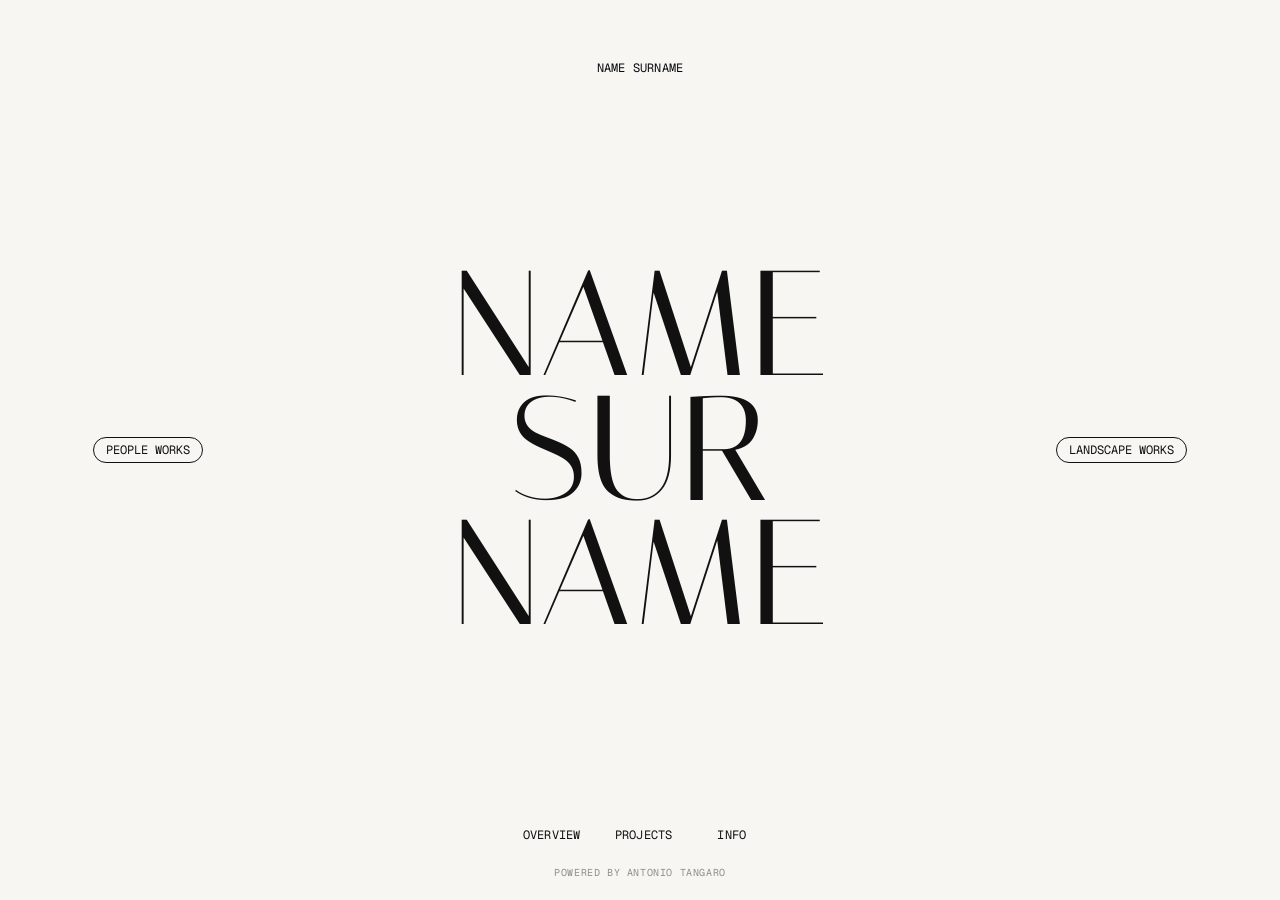
<file: index.html>
<!doctype html>
<html lang="en">
<head>
  <meta charset="utf-8">
  <meta name="viewport" content="width=device-width, initial-scale=1">
  <title>Home</title>
  <meta name="description" content="Photography portfolio">
  <link rel="preconnect" href="https://fonts.googleapis.com">
  <link rel="preconnect" href="https://fonts.gstatic.com" crossorigin>
  <link rel="stylesheet" href="https://fonts.googleapis.com/css2?family=Geist:wght@400;500;600&family=Geist+Mono&family=Italiana&display=swap">
  <link rel="stylesheet" href="css/style.css">
</head>
<body data-page="home" data-theme="light">
  <main id="app"></main>
  <script src="js/data.js"></script>
  <script src="js/main.js"></script>
</body>
</html>
</file>
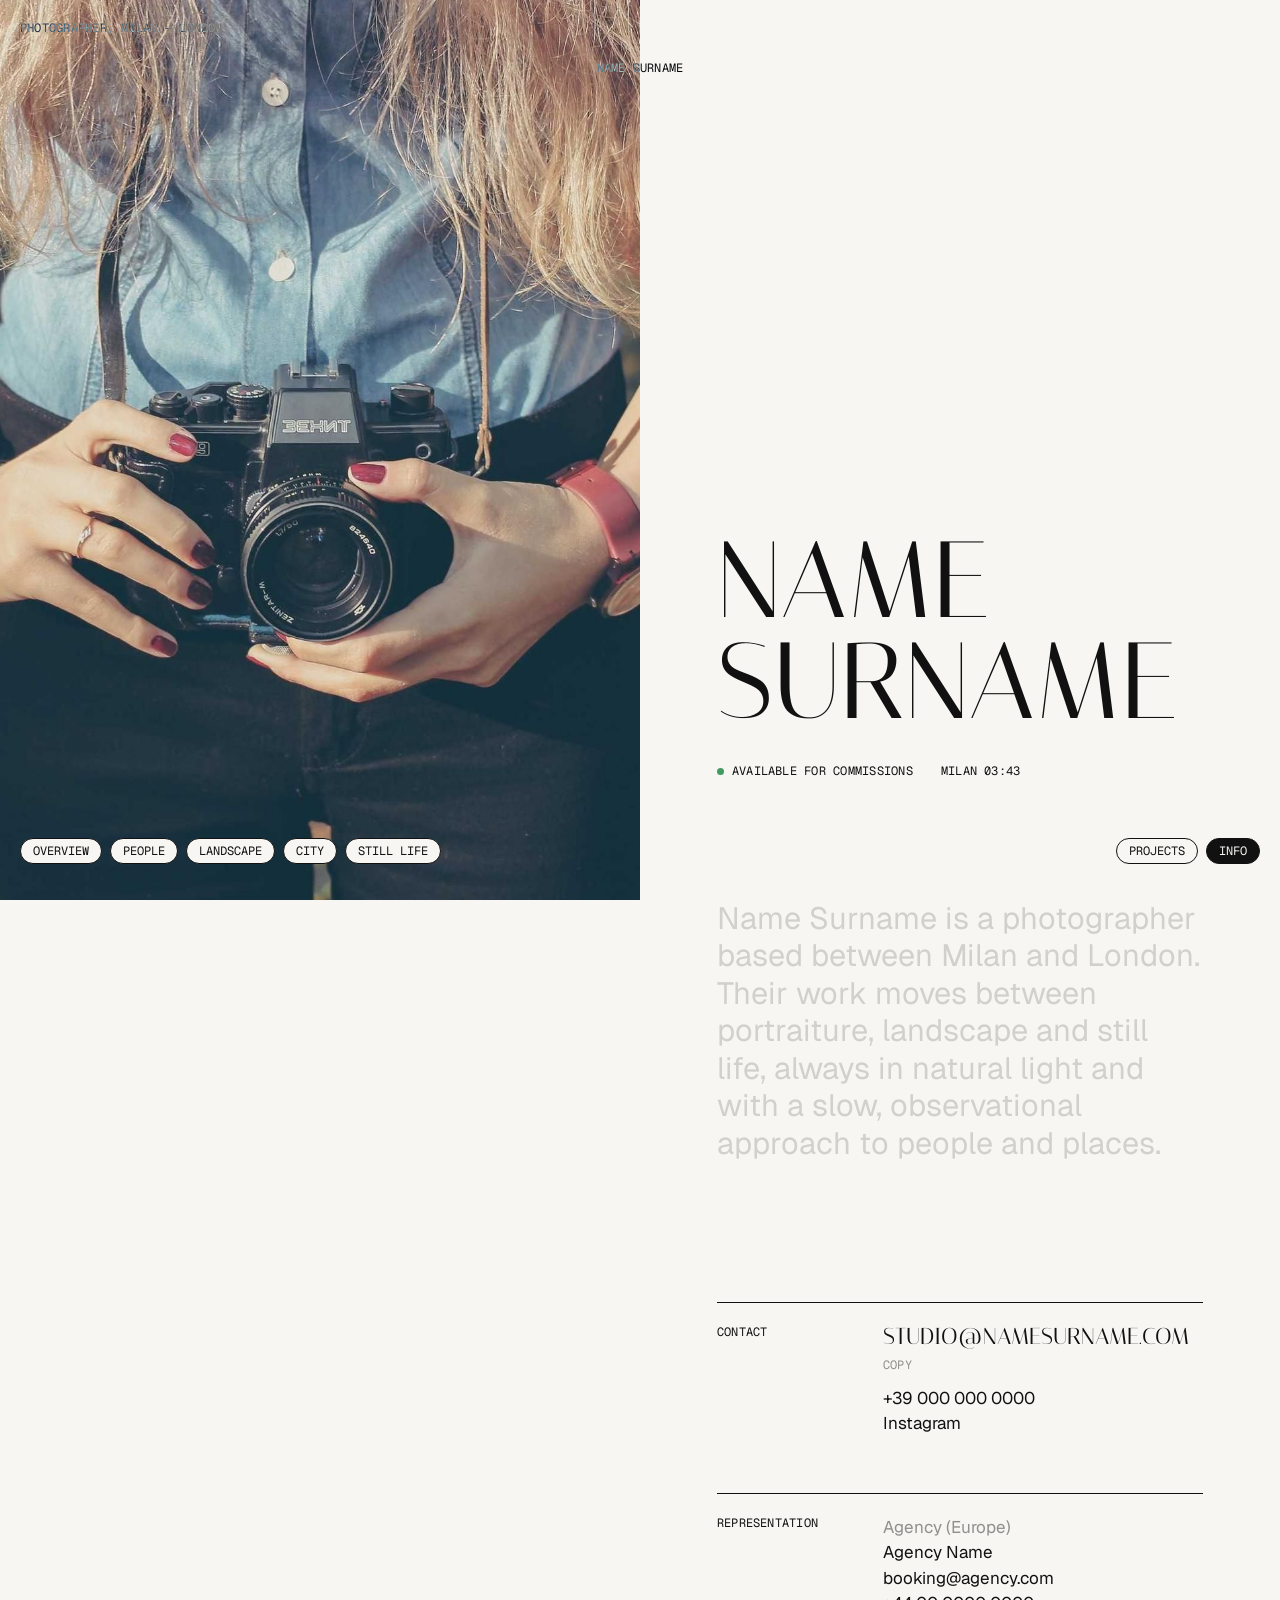
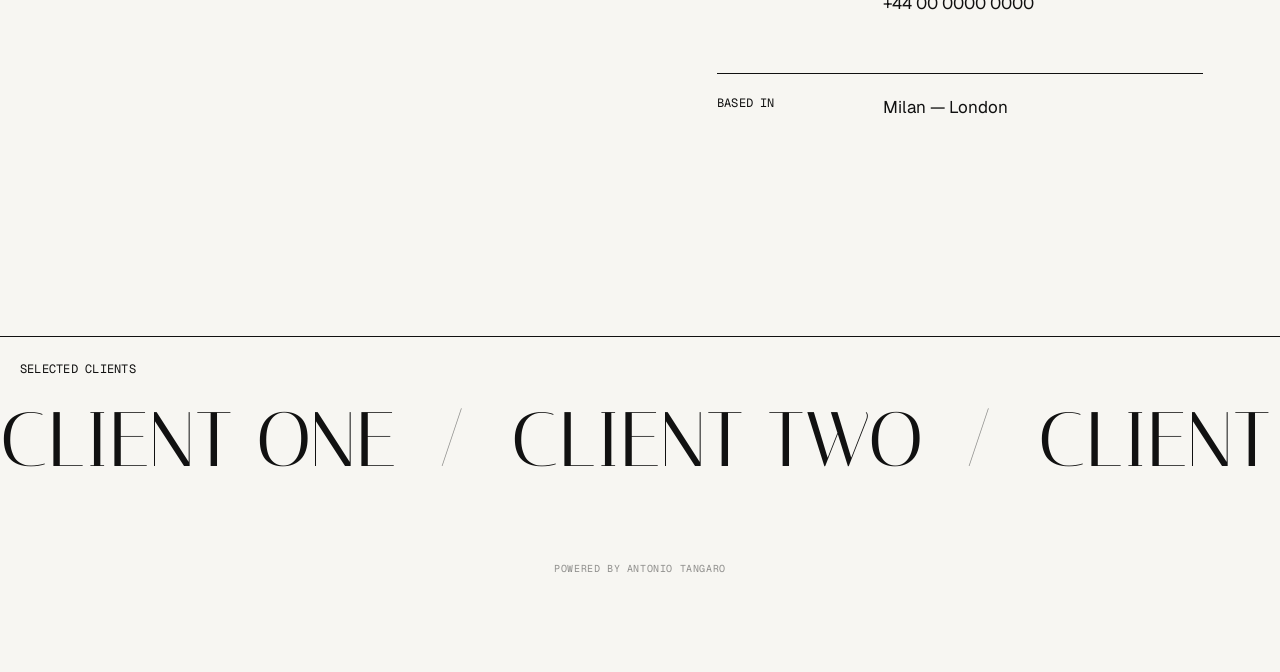
<file: info.html>
<!doctype html>
<html lang="en">
<head>
  <meta charset="utf-8">
  <meta name="viewport" content="width=device-width, initial-scale=1">
  <title>Info</title>
  <meta name="description" content="Photography portfolio">
  <link rel="preconnect" href="https://fonts.googleapis.com">
  <link rel="preconnect" href="https://fonts.gstatic.com" crossorigin>
  <link rel="stylesheet" href="https://fonts.googleapis.com/css2?family=Geist:wght@400;500;600&family=Geist+Mono&family=Italiana&display=swap">
  <link rel="stylesheet" href="css/style.css">
</head>
<body data-page="info" data-theme="light">
  <main id="app"></main>
  <script src="js/data.js"></script>
  <script src="js/main.js"></script>
</body>
</html>
</file>
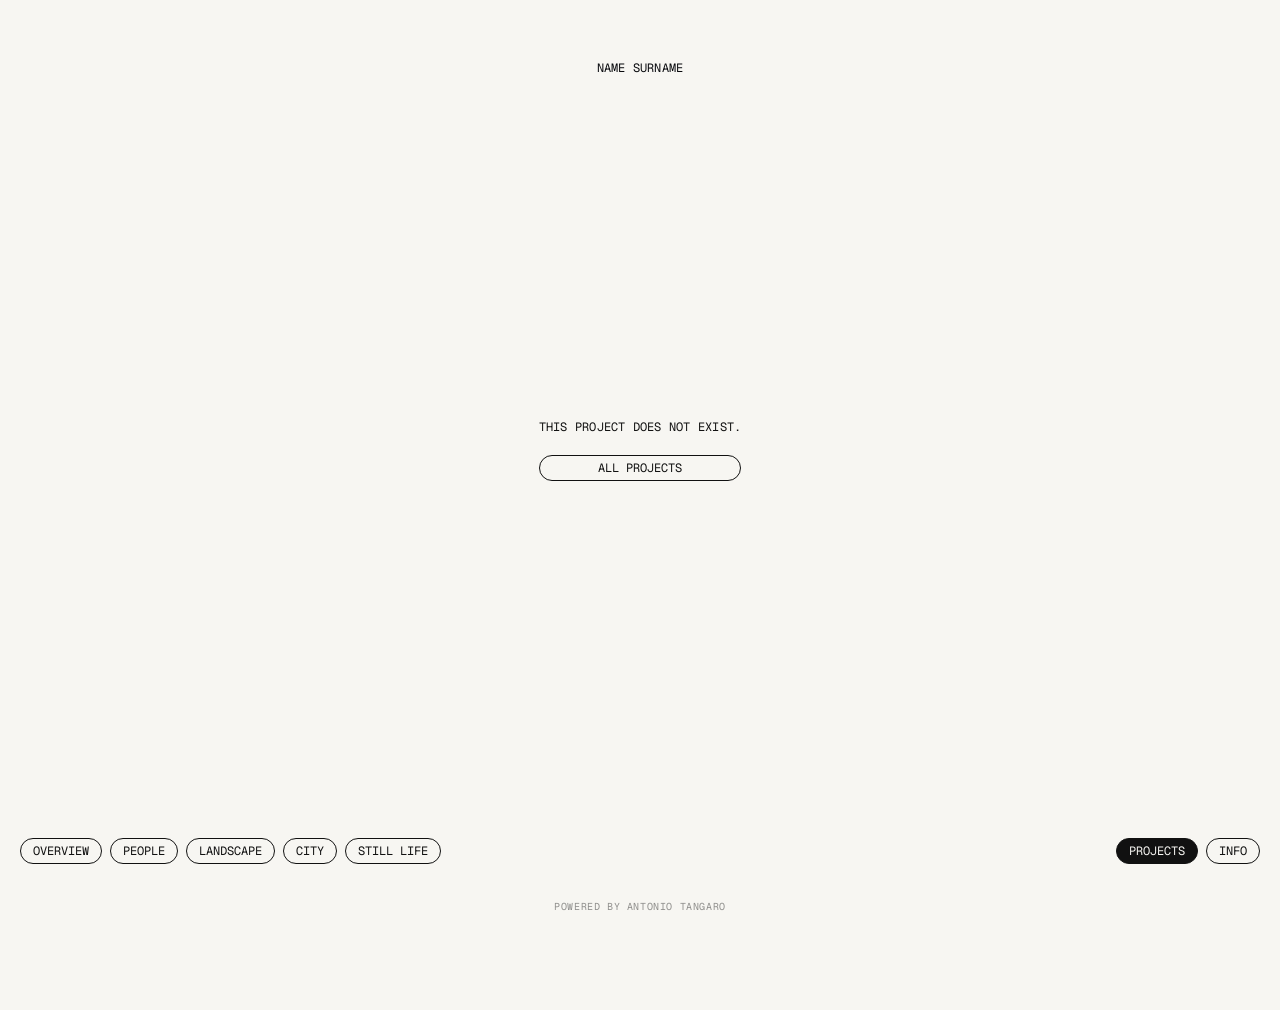
<file: project.html>
<!doctype html>
<html lang="en">
<head>
  <meta charset="utf-8">
  <meta name="viewport" content="width=device-width, initial-scale=1">
  <title>Project</title>
  <meta name="description" content="Photography portfolio">
  <link rel="preconnect" href="https://fonts.googleapis.com">
  <link rel="preconnect" href="https://fonts.gstatic.com" crossorigin>
  <link rel="stylesheet" href="https://fonts.googleapis.com/css2?family=Geist:wght@400;500;600&family=Geist+Mono&family=Italiana&display=swap">
  <link rel="stylesheet" href="css/style.css">
</head>
<body data-page="project" data-theme="light">
  <main id="app"></main>
  <script src="js/data.js"></script>
  <script src="js/main.js"></script>
</body>
</html>
</file>
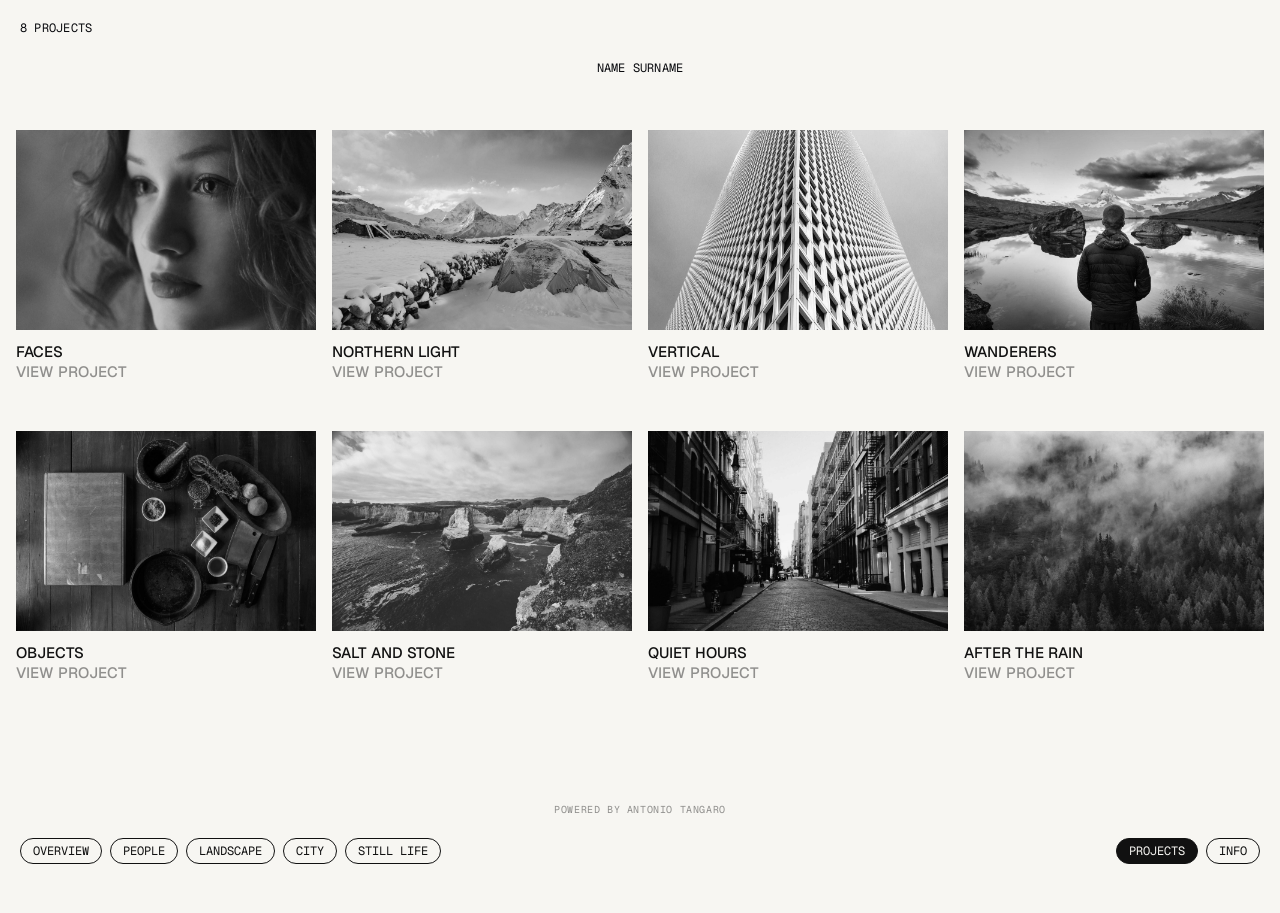
<file: projects.html>
<!doctype html>
<html lang="en">
<head>
  <meta charset="utf-8">
  <meta name="viewport" content="width=device-width, initial-scale=1">
  <title>Projects</title>
  <meta name="description" content="Photography portfolio">
  <link rel="preconnect" href="https://fonts.googleapis.com">
  <link rel="preconnect" href="https://fonts.gstatic.com" crossorigin>
  <link rel="stylesheet" href="https://fonts.googleapis.com/css2?family=Geist:wght@400;500;600&family=Geist+Mono&family=Italiana&display=swap">
  <link rel="stylesheet" href="css/style.css">
</head>
<body data-page="projects" data-theme="light">
  <main id="app"></main>
  <script src="js/data.js"></script>
  <script src="js/main.js"></script>
</body>
</html>
</file>
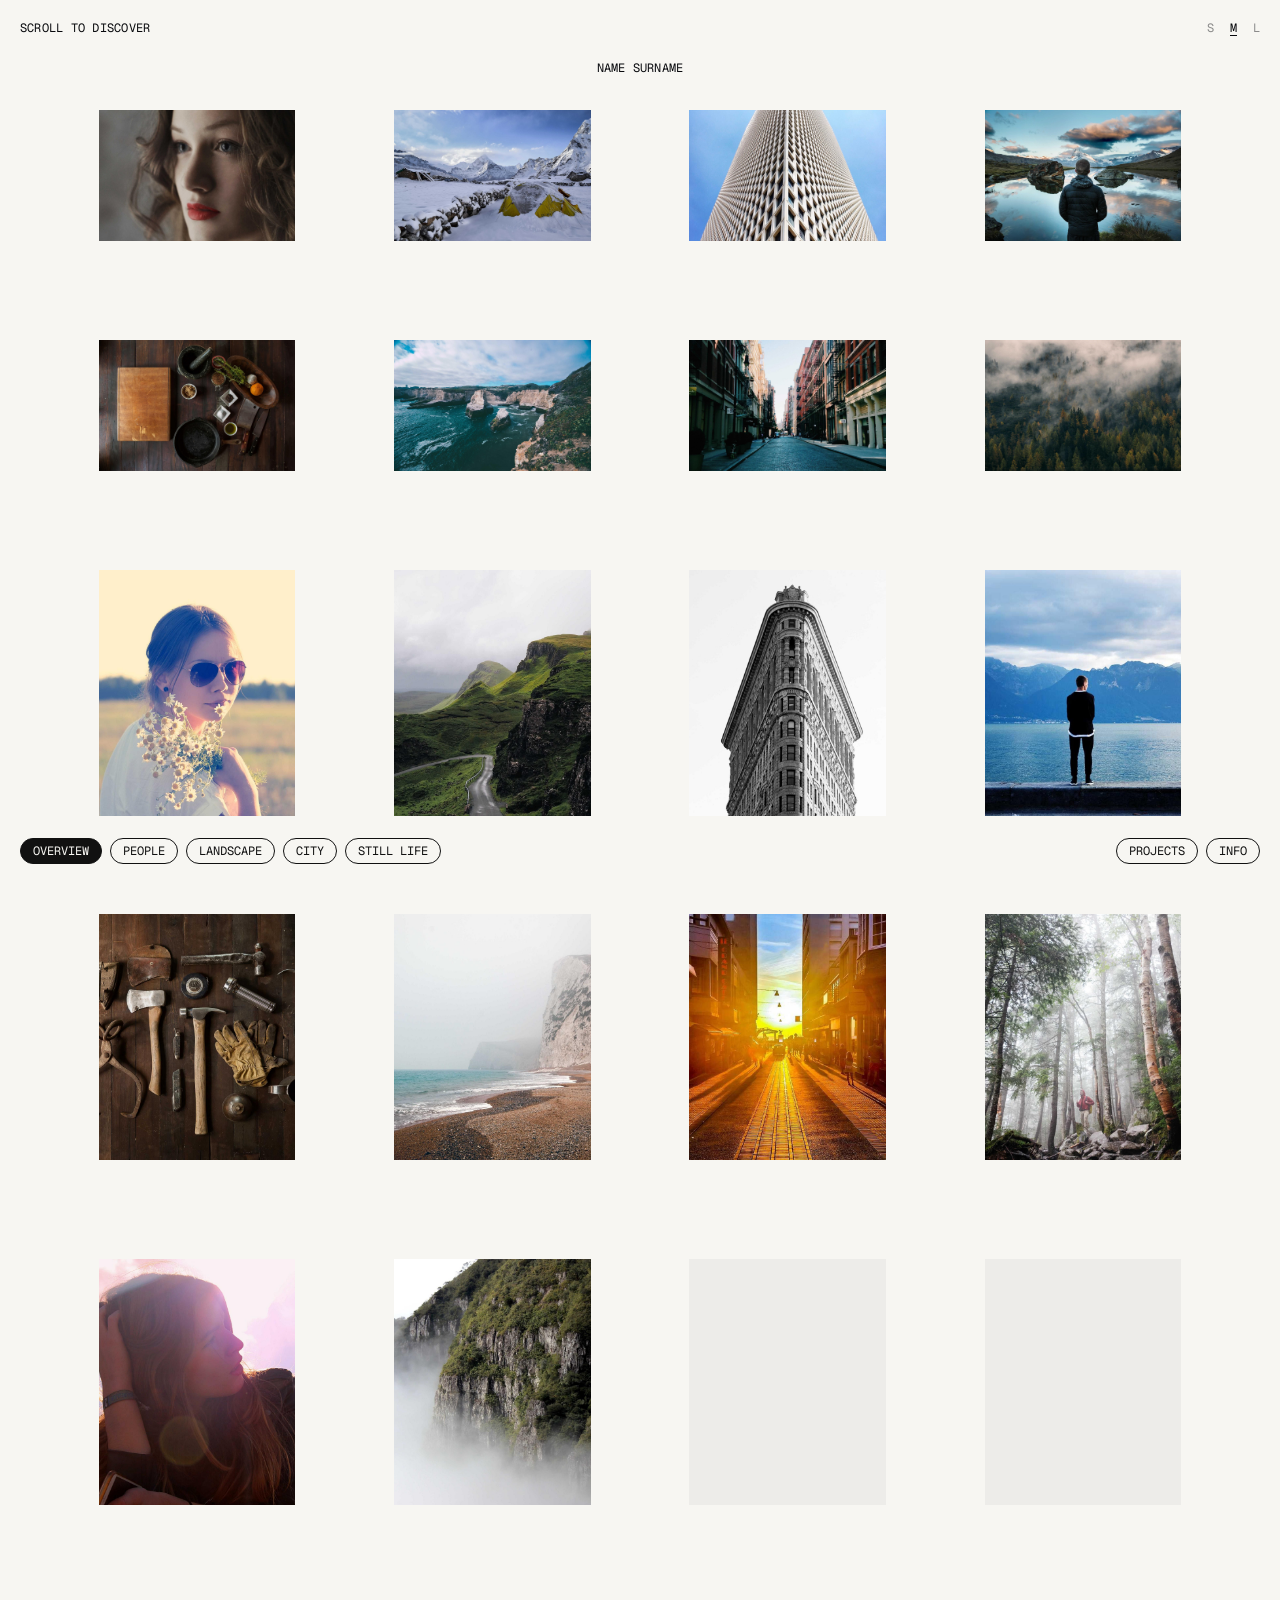
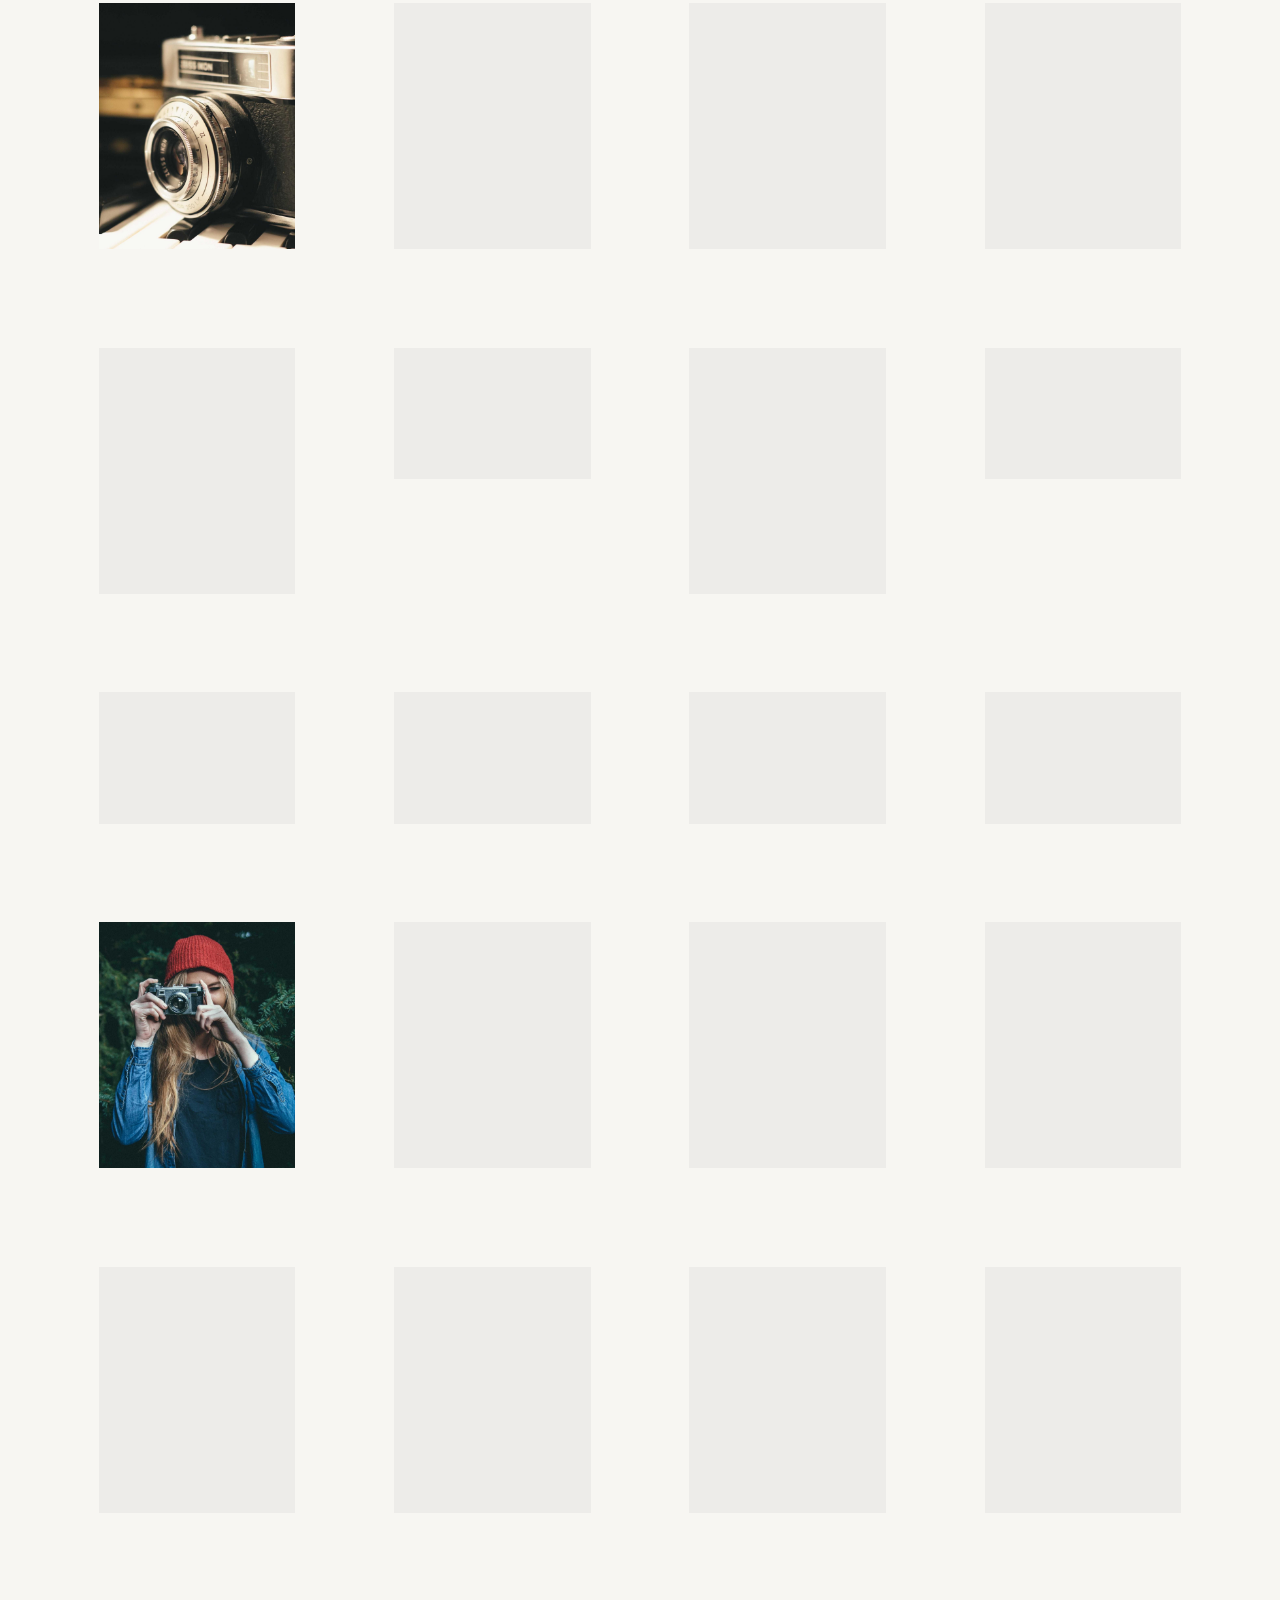
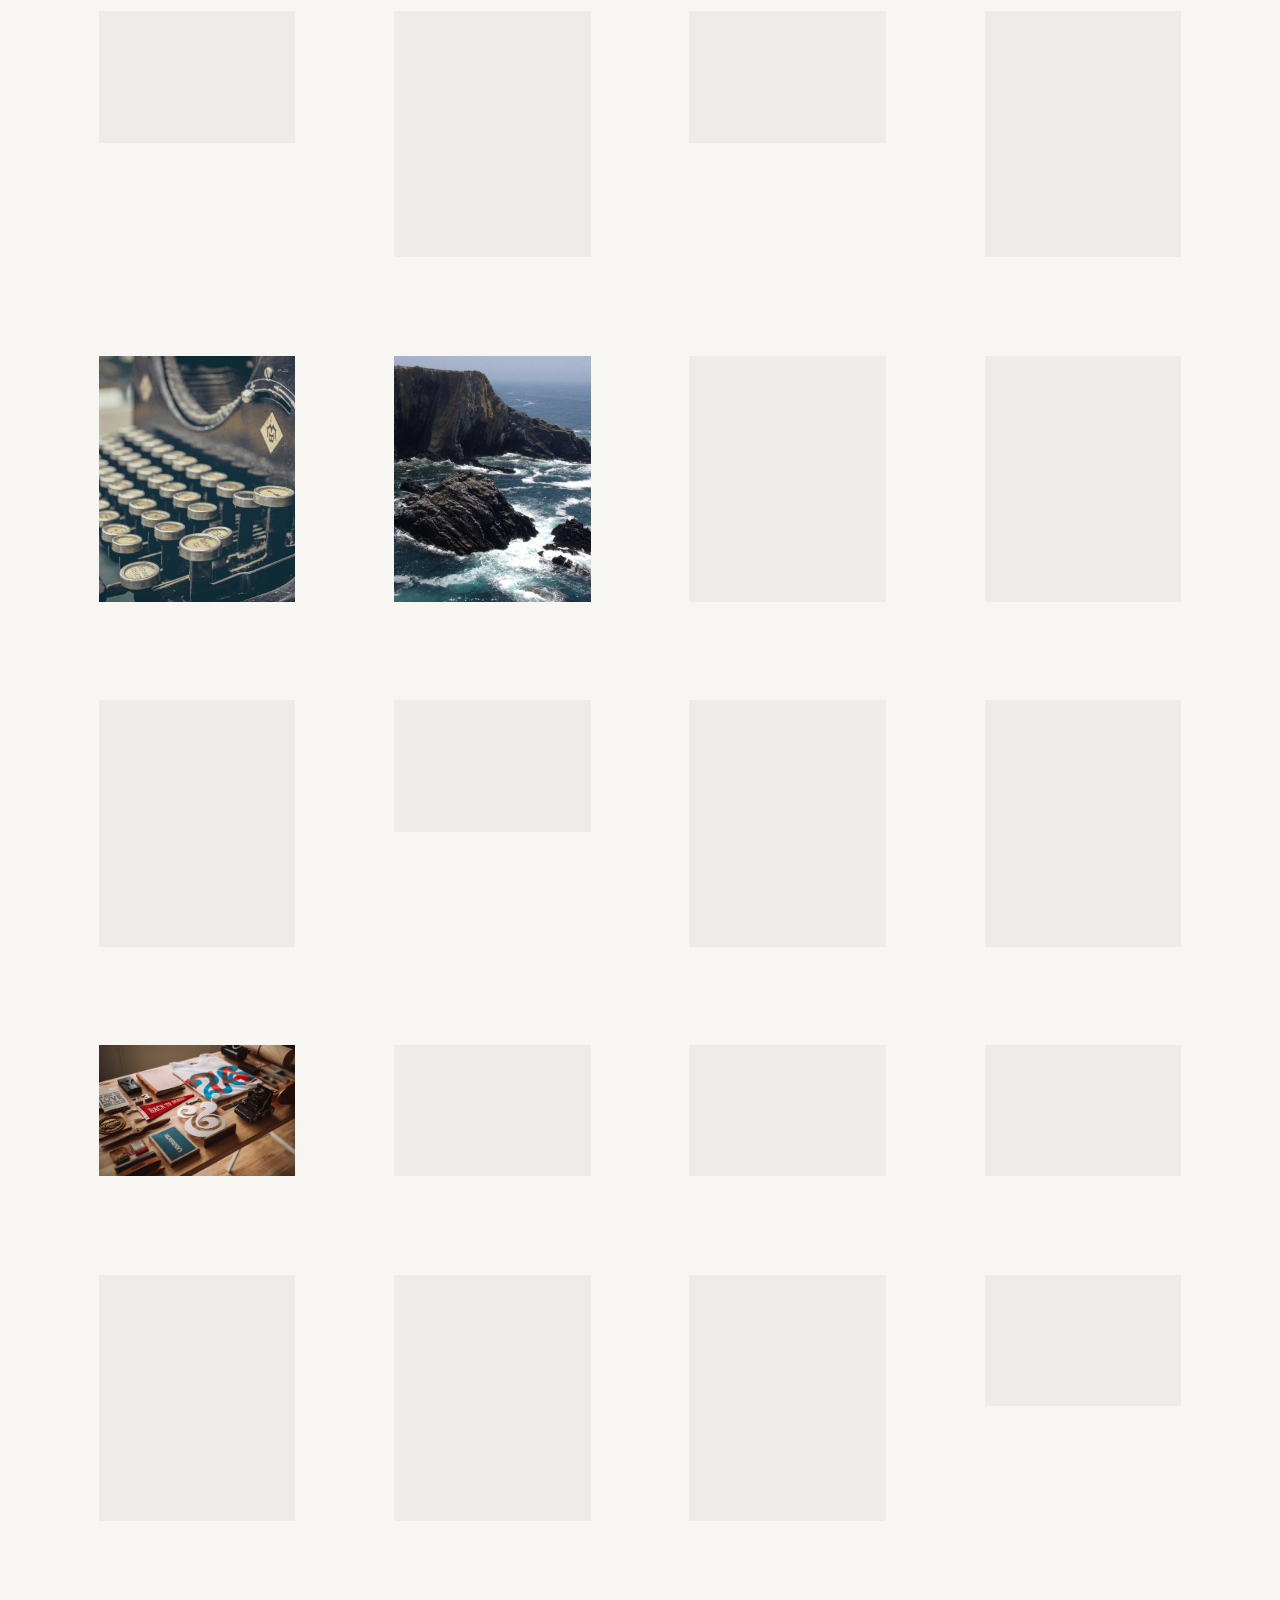
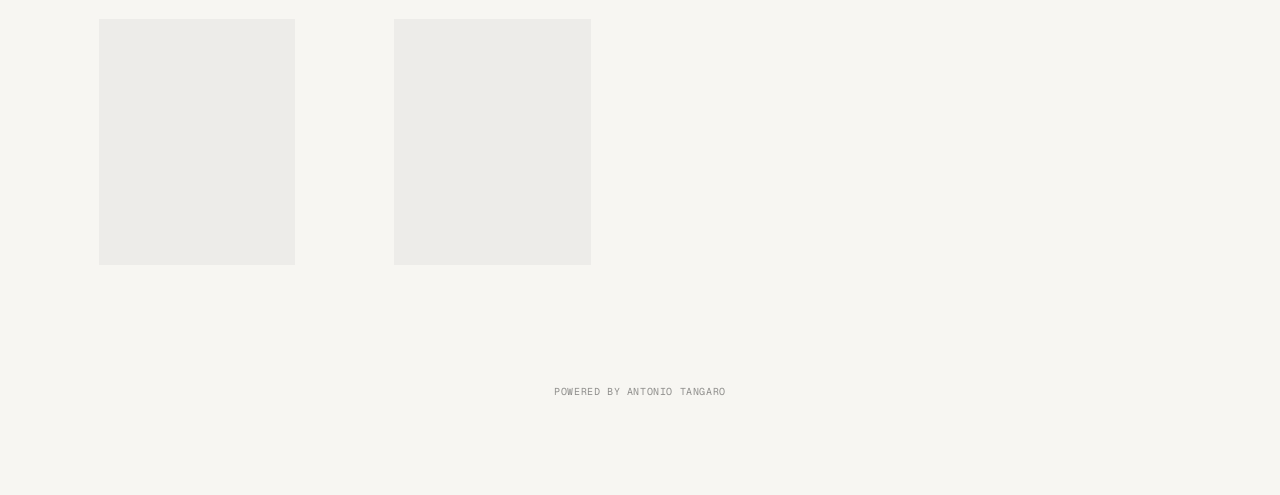
<file: work.html>
<!doctype html>
<html lang="en">
<head>
  <meta charset="utf-8">
  <meta name="viewport" content="width=device-width, initial-scale=1">
  <title>Work</title>
  <meta name="description" content="Photography portfolio">
  <link rel="preconnect" href="https://fonts.googleapis.com">
  <link rel="preconnect" href="https://fonts.gstatic.com" crossorigin>
  <link rel="stylesheet" href="https://fonts.googleapis.com/css2?family=Geist:wght@400;500;600&family=Geist+Mono&family=Italiana&display=swap">
  <link rel="stylesheet" href="css/style.css">
</head>
<body data-page="work" data-theme="light">
  <main id="app"></main>
  <script src="js/data.js"></script>
  <script src="js/main.js"></script>
</body>
</html>
</file>
<file: css/style.css>
/* ==========================================================================
   Tokens
   ========================================================================== */

:root {
  --ivory: #f7f6f2;
  --ink: #111111;

  --bg: var(--ivory);
  --fg: var(--ink);
  --muted: rgba(17, 17, 17, 0.45);

  --font-display: "Italiana", "Didot", "Bodoni 72", serif;
  --font-sans: "Geist", "Helvetica Neue", Arial, sans-serif;
  --font-mono: "Geist Mono", ui-monospace, "SFMono-Regular", Menlo, monospace;

  --ui: 12px;              /* small uppercase labels */
  --edge: 20px;            /* distance of fixed UI from the viewport edge */
  --gutter: 16px;          /* gaps on project pages */
  --airy: 7.7vw;           /* margins and gaps of the category grid */
  --ease: cubic-bezier(0.7, 0, 0.2, 1);
}

/* ==========================================================================
   Base
   ========================================================================== */

*, *::before, *::after { box-sizing: border-box; }

html { -webkit-text-size-adjust: 100%; }
html.is-locked { overflow: hidden; }
html.is-locked body { position: fixed; left: 0; right: 0; overflow: hidden; }

body {
  margin: 0;
  background: var(--bg);
  color: var(--fg);
  font-family: var(--font-sans);
  font-size: 15px;
  line-height: 1.4;
  -webkit-font-smoothing: antialiased;
}

/* The page wrapper paints the background itself so the fixed top bar,
   which uses mix-blend-mode, has something to blend with. */
#app {
  min-height: 100vh;
  background: var(--bg);
  animation: page-in 0.6s ease;
}

@keyframes page-in { from { opacity: 0; } }

img { display: block; max-width: 100%; }
a { color: inherit; text-decoration: none; }
button { font: inherit; color: inherit; background: none; border: 0; padding: 0; cursor: pointer; }
ul { list-style: none; margin: 0; padding: 0; }
h1, h2, p, dl, dd, figure { margin: 0; }

:focus-visible { outline: 1px solid currentColor; outline-offset: 3px; }

.visually-hidden {
  position: absolute; width: 1px; height: 1px; overflow: hidden;
  clip: rect(0 0 0 0); white-space: nowrap;
}

.mono {
  font-family: var(--font-mono);
  font-size: var(--ui);
  text-transform: uppercase;
  letter-spacing: 0.02em;
}

/* images fade in once loaded */
.fade { opacity: 0; transition: opacity 0.8s ease; }
.fade.is-loaded { opacity: 1; }

/* text that swaps on hover: ABOUT -> CONTACT */
.swap { display: inline-grid; overflow: hidden; justify-items: center; vertical-align: top; }
.swap > span { grid-area: 1 / 1; transition: transform 0.45s var(--ease); }
.swap > span + span { transform: translateY(105%); }
a:hover > .swap > span:first-child, .swap:hover > span:first-child { transform: translateY(-105%); }
a:hover > .swap > span + span, .swap:hover > span + span { transform: none; }

/* pill buttons */
.pill {
  display: inline-flex;
  align-items: center;
  justify-content: center;
  min-height: 26px;
  padding: 4px 12px 3px;
  border: 1px solid var(--fg);
  border-radius: 999px;
  background: var(--bg);
  color: var(--fg);
  font-family: var(--font-mono);
  font-size: var(--ui);
  text-transform: uppercase;
  white-space: nowrap;
  transition: background-color 0.25s ease, color 0.25s ease;
}
.pill[aria-current="page"], .pill[aria-pressed="true"] {
  background: var(--fg);
  color: var(--bg);
}

@media (hover: hover) {
  .pill:hover { background: var(--fg); color: var(--bg); }
}

/* ==========================================================================
   Top bar (all pages)
   ========================================================================== */

.topbar {
  position: fixed;
  z-index: 40;
  top: 0; left: 0; right: 0;
  display: grid;
  grid-template-columns: 1fr auto 1fr;
  align-items: start;
  padding: var(--edge);
  color: #fff;
  mix-blend-mode: difference;
  pointer-events: none;
  transition: transform 0.5s var(--ease), opacity 0.3s ease;
}
.topbar > * { pointer-events: auto; }
.topbar.is-hidden { transform: translateY(-100%); opacity: 0; }
.topbar.is-hidden > * { pointer-events: none; }
.topbar__left { justify-self: start; }
.topbar__name { justify-self: center; margin-top: 40px; }
.topbar__right, .topbar__right [role="group"] { justify-self: end; display: flex; gap: 16px; }
.topbar__right button { opacity: 0.45; transition: opacity 0.2s ease; }
.topbar__right button:hover, .topbar__right button[aria-pressed="true"] { opacity: 1; }
.topbar__right button[aria-pressed="true"] { text-decoration: underline; text-underline-offset: 3px; }

/* ==========================================================================
   Bottom navigation (all pages except home)
   ========================================================================== */

.bottomnav {
  position: fixed;
  z-index: 40;
  left: 0; right: 0; bottom: 0;
  display: flex;
  justify-content: space-between;
  align-items: flex-end;
  padding: var(--edge) var(--edge) calc(var(--edge) + 16px);
  pointer-events: none;
}
.bottomnav > * { pointer-events: auto; }
.bottomnav__group { display: flex; flex-wrap: wrap; gap: 8px; }
.bottomnav__menu { display: none; }

.menu {
  position: fixed;
  z-index: 60;
  inset: 0;
  display: flex;
  flex-direction: column;
  align-items: center;
  justify-content: center;
  gap: 6px;
  padding-bottom: calc(var(--edge) + 64px);   /* room for the close button */
  background: var(--bg);
  color: var(--fg);
}
.menu[hidden] { display: none; }
.menu a {
  font-family: var(--font-display);
  font-size: min(clamp(40px, 11vw, 64px), 7vh);
  line-height: 1.05;
  text-transform: uppercase;
}
.menu a[aria-current="page"] { font-style: italic; text-decoration: underline; text-decoration-thickness: 1px; text-underline-offset: 6px; }
.menu .pill { position: absolute; bottom: calc(var(--edge) + 16px); }

/* ==========================================================================
   Home — the name set large, split across lines
   ========================================================================== */

.home {
  position: relative;
  height: 100vh;
  height: 100svh;
  overflow: hidden;
}

.home__name {
  position: absolute;
  inset: 0;
  display: flex;
  flex-direction: column;
  align-items: center;
  justify-content: center;
  font-family: var(--font-display);
  font-size: min(16.5vh, 13vw);
  font-weight: 400;
  line-height: 0.84;
  text-align: center;
  text-transform: uppercase;
  pointer-events: none;
  user-select: none;
}
.home__name span {
  display: block;
  transition: transform 1s var(--ease);
}
/* the shift is capped so the lines stay clear of the name at the top and
   the links at the bottom on short screens (1.26em is half the block) */
.home__name { --split: min(18vh, 50vh - 1.26em - 90px); }
.home.is-open .home__name span[data-half="top"] { transform: translateY(calc(-1 * var(--split))); }
.home.is-open .home__name span[data-half="bottom"] { transform: translateY(var(--split)); }

.home__previews { position: absolute; inset: 0; pointer-events: none; }
.home__previews img {
  position: absolute;
  object-fit: cover;
  opacity: 0;
  filter: blur(24px);
  transform: scale(0.96);
  transition: opacity 0.7s ease, filter 0.9s ease, transform 0.9s var(--ease);
}
.home__previews img:nth-child(1) { left: 24%; top: 22%; width: 23vw; aspect-ratio: 16 / 9; }
.home__previews img:nth-child(2) { left: 49%; top: 37%; width: 9vw; aspect-ratio: 4 / 5; transition-delay: 0.08s; }
.home__previews img:nth-child(3) { left: 51%; top: 54%; width: 13vw; aspect-ratio: 4 / 3; transition-delay: 0.16s; }
.home__previews.is-visible img { opacity: 1; filter: blur(0); transform: none; }
.home__previews.is-visible img:nth-child(3) { filter: blur(6px); }

.home__pills {
  position: absolute;
  inset: 0;
  display: flex;
  align-items: center;
  justify-content: space-between;
  padding: 0 7.3vw;
  pointer-events: none;
}
.home__pills .pill { pointer-events: auto; }

.home__links {
  position: absolute;
  left: 0; right: 0;
  bottom: 56px;
  display: flex;
  justify-content: center;
  gap: 34px;
}

/* ==========================================================================
   Work — airy image grid
   ========================================================================== */

.work { min-height: 100vh; }

.work__grid {
  --cols: 4;
  --gap: var(--airy);
  display: grid;
  grid-template-columns: repeat(var(--cols), minmax(0, 1fr));
  grid-auto-flow: row dense;
  gap: var(--gap);
  align-items: start;
  padding: 110px var(--airy) 120px;
}
.work__grid[data-size="s"] { --cols: 6; --gap: 3.4vw; }
.work__grid[data-size="l"] { --cols: 2; --gap: var(--airy); padding-left: 16vw; padding-right: 16vw; }

.tile { position: relative; display: block; width: 100%; cursor: zoom-in; }
.tile img { width: 100%; height: auto; background: rgba(0, 0, 0, 0.04); }
.tile.is-expanded { grid-column: span 2; grid-row: span 2; cursor: zoom-out; }
.tile__label {
  position: absolute;
  top: 14px;
  left: 14px;
  padding: 6px 8px 5px;
  background: var(--ink);
  color: var(--ivory);
  font-family: var(--font-mono);
  font-size: 10px;
  text-transform: uppercase;
  opacity: 0;
  pointer-events: none;
  transition: opacity 0.3s ease;
}
.tile.is-expanded .tile__label { opacity: 1; pointer-events: auto; }

/* ==========================================================================
   Projects list
   ========================================================================== */

.projects {
  display: grid;
  grid-template-columns: repeat(4, minmax(0, 1fr));
  gap: 48px var(--gutter);
  align-items: start;
  padding: 130px var(--gutter) 120px;
}
.card { display: block; }
.card__media { overflow: hidden; }
.card__media img {
  width: 100%;
  height: auto;
  transition: filter 0.6s ease, transform 1.2s var(--ease), opacity 0.8s ease;
}
.card__meta {
  margin-top: 12px;
  font-size: 15px;
  font-weight: 500;
  line-height: 1.35;
  text-transform: uppercase;
}
.card__meta span { display: block; }
.card__meta span + span { color: var(--muted); transition: color 0.2s ease; }
@media (hover: hover) {
  .card__media img { filter: grayscale(1); }   /* black & white until hover */
  .card:hover .card__media img { filter: grayscale(0); transform: scale(1.02); }
  .card:hover .card__meta span + span { color: var(--fg); }
}

/* ==========================================================================
   Project page
   ========================================================================== */

.p-hero {
  position: relative;
  display: block;
  width: 100%;
  height: 100vh;
  height: 100svh;
  overflow: hidden;
  cursor: zoom-in;
}
.p-hero img { width: 100%; height: 100%; object-fit: cover; }
.p-hero h1 {
  position: absolute;
  left: var(--edge);
  right: var(--edge);
  bottom: calc(var(--edge) + 60px);
  color: #fff;
  font-family: var(--font-display);
  font-size: clamp(54px, 9.5vw, 160px);
  font-weight: 400;
  line-height: 0.9;
  text-align: left;
  text-transform: uppercase;
}

.p-info {
  display: grid;
  grid-template-columns: repeat(12, minmax(0, 1fr));
  gap: 32px var(--gutter);
  padding: 96px var(--gutter);
}
.p-info__text { grid-column: 1 / 7; font-size: 20px; line-height: 1.35; max-width: 34em; }
.p-info__details { grid-column: 8 / 13; display: grid; gap: 8px; }
.p-info__details div { display: grid; grid-template-columns: 9em 1fr; gap: var(--gutter); }
.p-info__details dt { color: var(--muted); }

.p-gallery {
  display: grid;
  grid-template-columns: repeat(2, minmax(0, 1fr));
  gap: var(--gutter);
  padding: 0 var(--gutter);
}
.frame { display: block; width: 100%; cursor: zoom-in; }
.frame img { width: 100%; height: auto; background: rgba(0, 0, 0, 0.04); }
.frame.is-wide { grid-column: 1 / -1; }
.frame.is-single { grid-column: 1 / -1; }
.frame.is-single img { width: calc(50% - var(--gutter) / 2); margin: 0 auto; }

.p-next {
  position: relative;
  display: block;
  padding: 160px var(--gutter) 140px;
  text-align: center;
}
.p-next__title {
  position: relative;
  z-index: 1;
  display: block;
  margin-top: 18px;
  font-family: var(--font-display);
  font-size: clamp(48px, 9vw, 150px);
  line-height: 0.9;
  text-transform: uppercase;
}
.p-next img {
  position: absolute;
  z-index: 0;
  left: 50%;
  top: 50%;
  width: min(28vw, 360px);
  height: auto;
  opacity: 0;
  filter: blur(18px);
  transform: translate(-50%, -50%) scale(0.95);
  transition: opacity 0.6s ease, filter 0.8s ease, transform 0.8s var(--ease);
  pointer-events: none;
}
@media (hover: hover) {
  .p-next:hover img { opacity: 1; filter: blur(0); transform: translate(-50%, -50%); }
}

.not-found {
  min-height: 100vh;
  display: grid;
  place-content: center;
  gap: 20px;
  text-align: center;
}

/* ==========================================================================
   Lightbox
   ========================================================================== */

.lightbox {
  position: fixed;
  z-index: 70;
  inset: 0;
  display: grid;
  place-items: center;
  background: rgba(247, 246, 242, 0.94);
  -webkit-backdrop-filter: blur(6px);
  backdrop-filter: blur(6px);
}
.lightbox[hidden] { display: none; }
.lightbox img {
  max-width: calc(100vw - 180px);
  max-height: calc(100vh - 140px);
  width: auto;
  height: auto;
  object-fit: contain;
}
.lightbox__btn {
  position: absolute;
  display: grid;
  place-items: center;
  width: 40px;
  height: 40px;
  border-radius: 50%;
  background: rgba(17, 17, 17, 0.28);
  color: #fff;
  transition: background-color 0.2s ease;
}
.lightbox__btn:hover { background: rgba(17, 17, 17, 0.6); }
.lightbox__btn svg { width: 14px; height: 14px; stroke: currentColor; fill: none; stroke-width: 1.5; }
.lightbox__close { top: var(--edge); right: var(--edge); }
.lightbox__prev { left: var(--edge); top: 50%; transform: translateY(-50%); }
.lightbox__next { right: var(--edge); top: 50%; transform: translateY(-50%); }
.lightbox__count { position: absolute; bottom: calc(var(--edge) + 8px); left: 50%; transform: translateX(-50%); color: var(--ink); }

/* ==========================================================================
   Info
   ========================================================================== */

.about {
  display: grid;
  grid-template-columns: repeat(2, minmax(0, 1fr));
}

/* the portrait stays put while the text column scrolls */
.about__media {
  position: sticky;
  top: 0;
  align-self: start;
  height: 100vh;
  height: 100svh;
  overflow: hidden;
  background: rgba(0, 0, 0, 0.04);
}
.about__media img {
  width: 100%;
  height: 100%;
  object-fit: cover;
  transform: scale(var(--zoom, 1.12));
  clip-path: inset(100% 0 0 0);
  transition: clip-path 1.4s var(--ease), opacity 0.8s ease;
}
.about.is-in .about__media img { clip-path: inset(0); }

.about__content { padding: 0 6vw 160px; }

.about__head {
  display: flex;
  flex-direction: column;
  justify-content: flex-end;
  gap: 28px;
  min-height: 100vh;
  min-height: 100svh;
  padding-bottom: 120px;
}

.about__name {
  font-family: var(--font-display);
  font-size: clamp(56px, 8.4vw, 150px);
  font-weight: 400;
  line-height: 0.9;
  text-transform: uppercase;
}
.about__name .line { display: block; overflow: hidden; padding-bottom: 0.04em; }
.about__name .line > span { display: block; transform: translateY(105%); transition: transform 1.1s var(--ease) 0.3s; }
.about__name .line + .line > span { transition-delay: 0.42s; }
.about.is-in .about__name .line > span { transform: none; }

.about__meta {
  display: flex;
  flex-wrap: wrap;
  gap: 8px 28px;
  opacity: 0;
  transition: opacity 0.8s ease 0.9s;
}
.about.is-in .about__meta { opacity: 1; }

.status { display: inline-flex; align-items: center; gap: 8px; }
.status::before {
  content: "";
  width: 7px;
  height: 7px;
  border-radius: 50%;
  background: #3f9b5f;
  animation: pulse 2s ease-in-out infinite;
}
@keyframes pulse { 50% { opacity: 0.25; } }

.about__bio {
  max-width: 22em;
  margin-bottom: 140px;
  font-size: clamp(24px, 2.4vw, 38px);
  line-height: 1.22;
}
.about__bio .w { opacity: 0.16; transition: opacity 0.5s ease; }
.about__bio .w.is-lit { opacity: 1; }

/* rows: the rule draws in from the left, then the content fades up */
.row {
  position: relative;
  display: grid;
  grid-template-columns: 10em minmax(0, 1fr);
  gap: 16px;
  padding: 22px 0 56px;
}
.row::before {
  content: "";
  position: absolute;
  top: 0; left: 0; right: 0;
  height: 1px;
  background: var(--fg);
  transform: scaleX(0);
  transform-origin: left;
  transition: transform 1.2s var(--ease);
}
.row > * {
  opacity: 0;
  transform: translateY(16px);
  transition: opacity 0.8s ease 0.25s, transform 0.8s var(--ease) 0.25s;
}
.row.is-in::before { transform: scaleX(1); }
.row.is-in > * { opacity: 1; transform: none; }
.row h2 { font-weight: 400; }
.row__body { font-size: 17px; line-height: 1.5; }
.row__body .muted { color: var(--muted); }

/* underline that grows on hover */
.u {
  background: linear-gradient(currentColor, currentColor) 0 100% / 0 1px no-repeat;
  transition: background-size 0.5s var(--ease);
}
.u:hover, .u:focus-visible { background-size: 100% 1px; }

.email {
  display: flex;
  flex-wrap: wrap;
  align-items: baseline;
  gap: 6px 16px;
  margin-bottom: 12px;
}
/* the font size is set in JS so the address fits its column on one line */
.email .u {
  font-family: var(--font-display);
  font-size: 24px;
  line-height: 1.1;
  text-transform: uppercase;
  white-space: nowrap;
}
.email .u.is-wrapping { white-space: normal; overflow-wrap: anywhere; }
.copy { color: var(--muted); transition: color 0.2s ease; }
.copy:hover { color: var(--fg); }

/* endless strip of client names */
.marquee {
  overflow: hidden;
  padding: 24px 0 80px;
  border-top: 1px solid var(--fg);
}
.marquee__label { padding: 0 var(--edge) 20px; font-weight: 400; }
.marquee__track {
  display: flex;
  width: max-content;
  animation: marquee 45s linear infinite;
}
@media (hover: hover) {
  .marquee:hover .marquee__track { animation-play-state: paused; }
}
.marquee__list { display: flex; }
.marquee__list li {
  padding-right: 0.5em;
  font-family: var(--font-display);
  font-size: clamp(40px, 6vw, 96px);
  line-height: 1.1;
  text-transform: uppercase;
  white-space: nowrap;
}
.marquee__list li::after { content: "/"; padding-left: 0.5em; color: var(--muted); }
@keyframes marquee { to { transform: translateX(-50%); } }

/* ==========================================================================
   Credit line
   ========================================================================== */

/* the bottom padding keeps it clear of the fixed navigation */
.credit {
  padding: 0 var(--edge) calc(var(--edge) + 76px);
  color: var(--muted);
  font-size: 10px;
  letter-spacing: 0.06em;
  text-align: center;
}
.credit a { transition: color 0.2s ease; }
.credit a:hover { color: var(--fg); }
.credit--home {
  position: absolute;
  left: 0; right: 0;
  bottom: var(--edge);
  padding-bottom: 0;
}

/* ==========================================================================
   Responsive
   ========================================================================== */

@media (max-width: 1024px) {
  .projects { grid-template-columns: repeat(3, minmax(0, 1fr)); }
  .work__grid { --cols: 3; }
  .work__grid[data-size="s"] { --cols: 4; }
  .row { grid-template-columns: 7em minmax(0, 1fr); }
}

/* tablets held upright: the text column is narrow, labels go above */
@media (max-width: 900px) {
  .row { grid-template-columns: minmax(0, 1fr); gap: 10px; }
}

@media (max-width: 700px), (max-height: 500px) and (orientation: landscape) {
  :root { --edge: 16px; --airy: 7vw; }

  .topbar__name { margin-top: 0; }
  .topbar { grid-template-columns: auto 1fr auto; gap: 12px; }
  .topbar__left { display: none; }
  .topbar__name { justify-self: start; }

  .bottomnav { justify-content: center; }
  .bottomnav__group { display: none; }
  .bottomnav__menu { display: inline-flex; }

  .home__name { font-size: 25vw; line-height: 0.86; }
  .home__pills { inset: auto 0 100px; flex-wrap: wrap; justify-content: center; gap: 8px; padding: 0 var(--edge); }
  .home__previews { display: none; }

  .work__grid, .work__grid[data-size] { --cols: 2; --gap: 7vw; padding: 90px var(--airy) 80px; }
  .work__grid[data-size="l"] { --cols: 1; }
  .work__grid[data-size="s"] { --cols: 3; --gap: 3vw; }
  .tile.is-expanded { grid-row: auto; }

  .projects { grid-template-columns: minmax(0, 1fr); padding-top: 90px; }

  .p-info { grid-template-columns: minmax(0, 1fr); padding: 56px var(--gutter); }
  .p-info__text, .p-info__details { grid-column: auto; }
  .p-info__text { font-size: 18px; }
  .p-gallery { grid-template-columns: minmax(0, 1fr); }
  .frame.is-single img { width: 100%; }

  .lightbox img { max-width: 100vw; max-height: calc(100vh - 160px); }
  .lightbox__prev, .lightbox__next { top: auto; bottom: var(--edge); transform: none; }
  .lightbox__count { bottom: calc(var(--edge) + 12px); }

  .about { grid-template-columns: minmax(0, 1fr); }
  .about__media { position: relative; height: max(40vh, 100vh - 300px); height: max(40svh, 100svh - 300px); }
  .about__content { padding: 0 var(--gutter) 100px; }
  .about__head { min-height: 0; padding: 40px 0 72px; gap: 20px; }
  .about__name { font-size: 19vw; }
  .about__bio { margin-bottom: 80px; }
  .row { grid-template-columns: minmax(0, 1fr); gap: 10px; padding-bottom: 44px; }
  .marquee { padding-bottom: 64px; }
}

/* phones held sideways: wide but very short */
@media (max-height: 500px) and (orientation: landscape) {
  .home__name { font-size: 20vh; }
  .home__pills { inset: 0; justify-content: space-between; padding: 0 5vw; }
  .work__grid[data-size="m"] { --cols: 3; }
  .projects { grid-template-columns: repeat(2, minmax(0, 1fr)); }
  .p-gallery { grid-template-columns: repeat(2, minmax(0, 1fr)); }
  .frame.is-single img { width: calc(50% - var(--gutter) / 2); }
  .about { grid-template-columns: repeat(2, minmax(0, 1fr)); }
  .about__media { position: sticky; height: 100vh; height: 100svh; }
  .about__name { font-size: 9vw; }
  .lightbox img { max-height: calc(100vh - 110px); }
}

@media (prefers-reduced-motion: reduce) {
  .marquee__track { flex-wrap: wrap; width: auto; padding: 0 var(--edge); animation: none; }
  .marquee__list[aria-hidden] { display: none; }
  .marquee__list { flex-wrap: wrap; }
  .status::before { animation: none; }

  *, *::before, *::after {
    animation-duration: 0.01ms !important;
    transition-duration: 0.01ms !important;
    transition-delay: 0s !important;
  }
}
</file>
